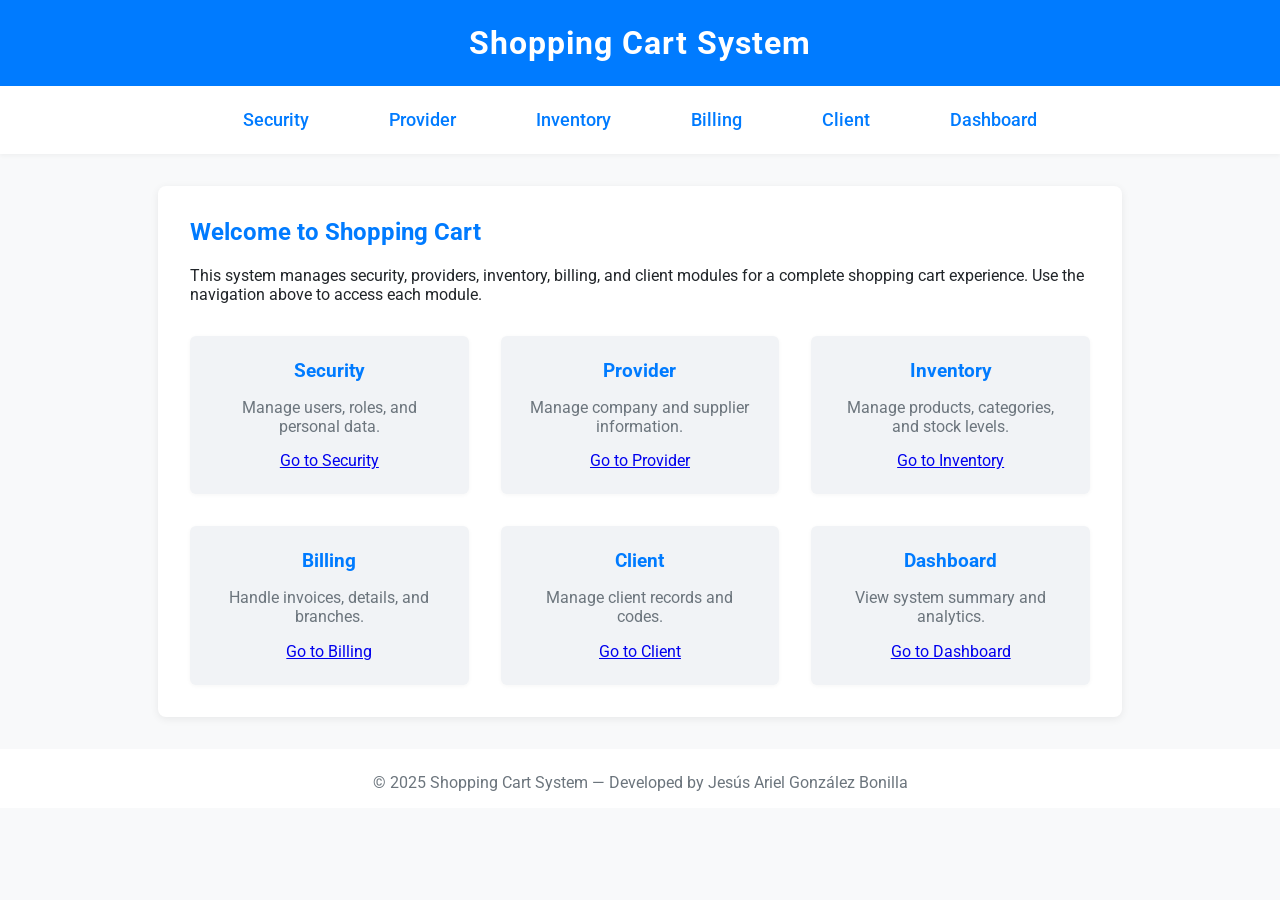
<file: 13-week/01-session/shopping-cart/index.html>
<!DOCTYPE html>
<html lang="en">
<head>
  <meta charset="UTF-8">
  <meta name="viewport" content="width=device-width, initial-scale=1.0">
  <title>Shopping Cart System</title>
  <link href="https://fonts.googleapis.com/css?family=Roboto:400,700&display=swap" rel="stylesheet">
  <link rel="stylesheet" href="src/css/main.css">
</head>
<body>
  <header>
    Shopping Cart System
  </header>
  <nav>
    <a href="view/security/person.html">Security</a>
    <a href="view/provider/">Provider</a>
    <a href="view/inventory/">Inventory</a>
    <a href="view/billing/">Billing</a>
    <a href="view/client/">Client</a>
    <a href="dashboard.html">Dashboard</a>
  </nav>
  <div class="container">
    <h2>Welcome to Shopping Cart</h2>
    <p>This system manages security, providers, inventory, billing, and client modules for a complete shopping cart experience. Use the navigation above to access each module.</p>
    <div class="modules">
      <div class="module-card">
        <h3>Security</h3>
        <p>Manage users, roles, and personal data.</p>
        <a href="view/security/person.html">Go to Security</a>
      </div>
      <div class="module-card">
        <h3>Provider</h3>
        <p>Manage company and supplier information.</p>
        <a href="view/provider/">Go to Provider</a>
      </div>
      <div class="module-card">
        <h3>Inventory</h3>
        <p>Manage products, categories, and stock levels.</p>
        <a href="view/inventory/">Go to Inventory</a>
      </div>
      <div class="module-card">
        <h3>Billing</h3>
        <p>Handle invoices, details, and branches.</p>
        <a href="view/billing/">Go to Billing</a>
      </div>
      <div class="module-card">
        <h3>Client</h3>
        <p>Manage client records and codes.</p>
        <a href="view/client/">Go to Client</a>
      </div>
      <div class="module-card">
        <h3>Dashboard</h3>
        <p>View system summary and analytics.</p>
        <a href="dashboard.html">Go to Dashboard</a>
      </div>
    </div>
  </div>
  <footer>
    &copy; 2025 Shopping Cart System &mdash; Developed by Jesús Ariel González Bonilla
  </footer>
</body>
</html>
</file>
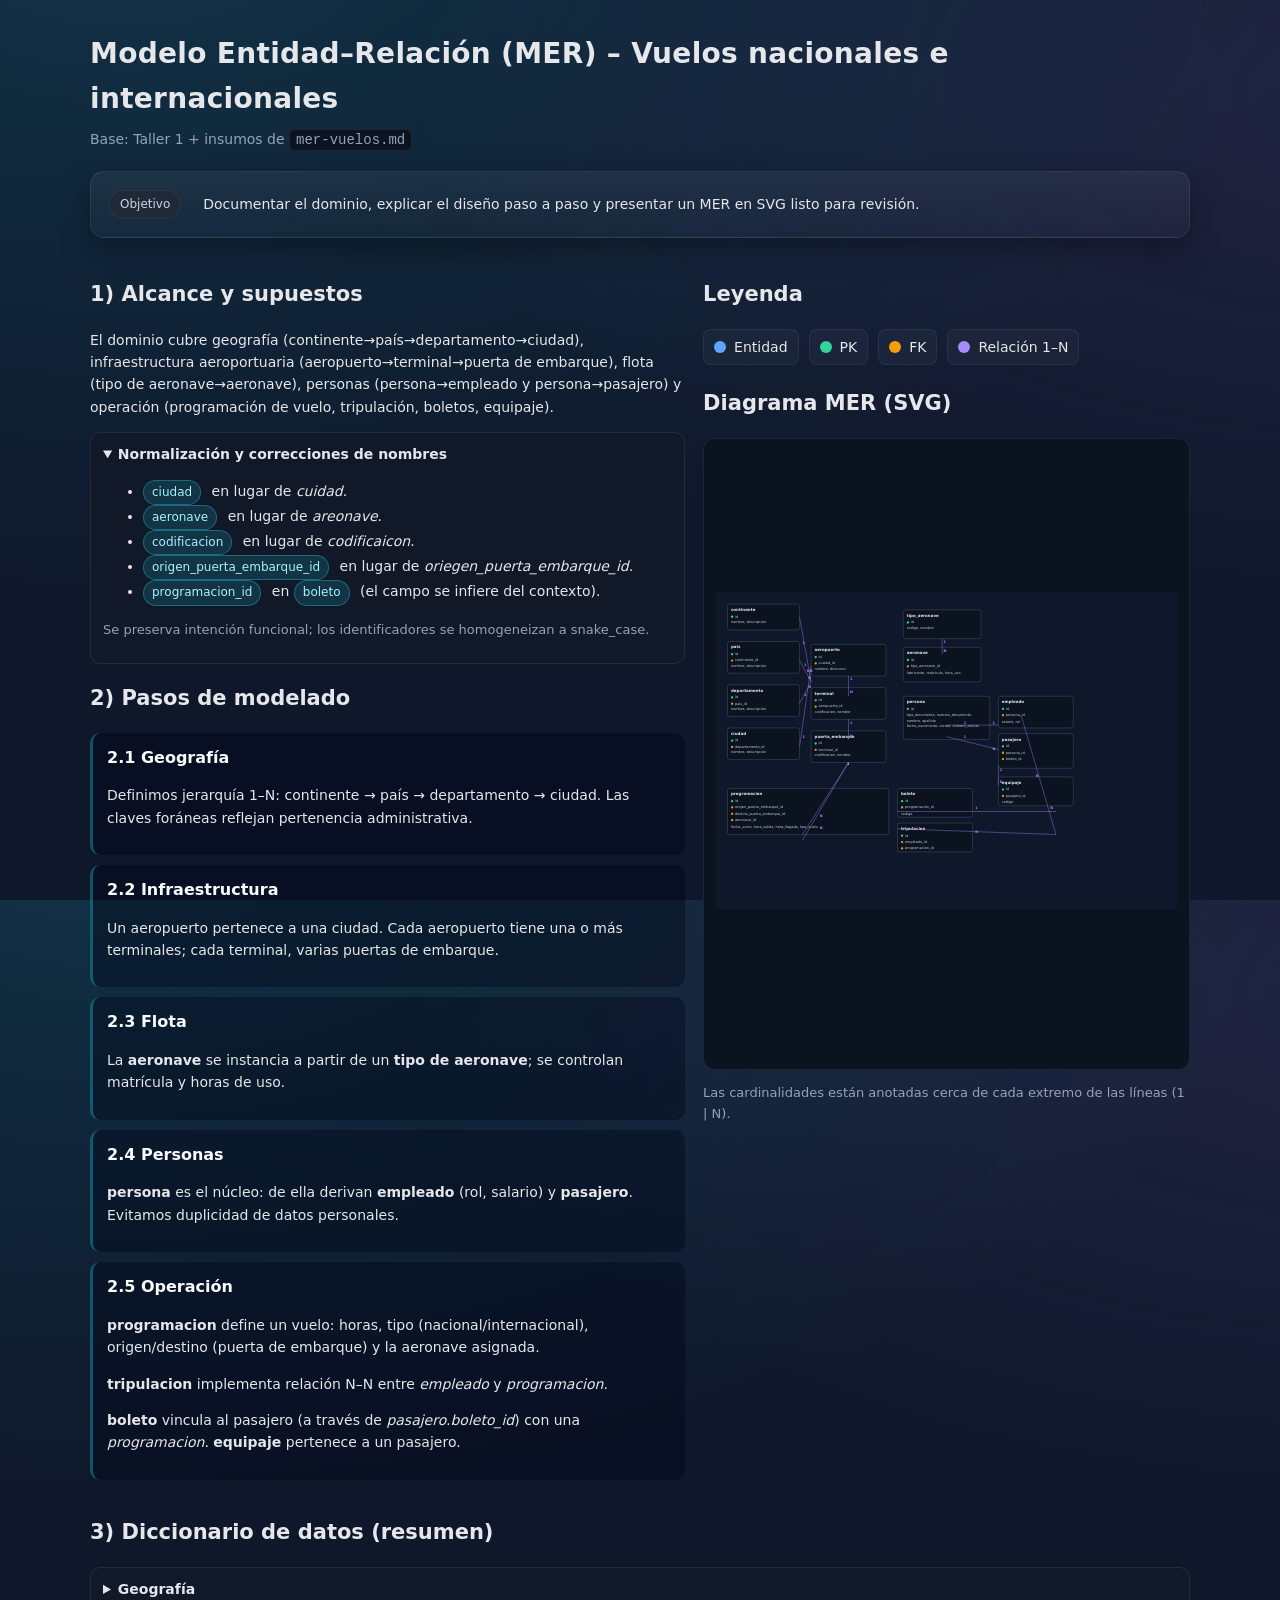
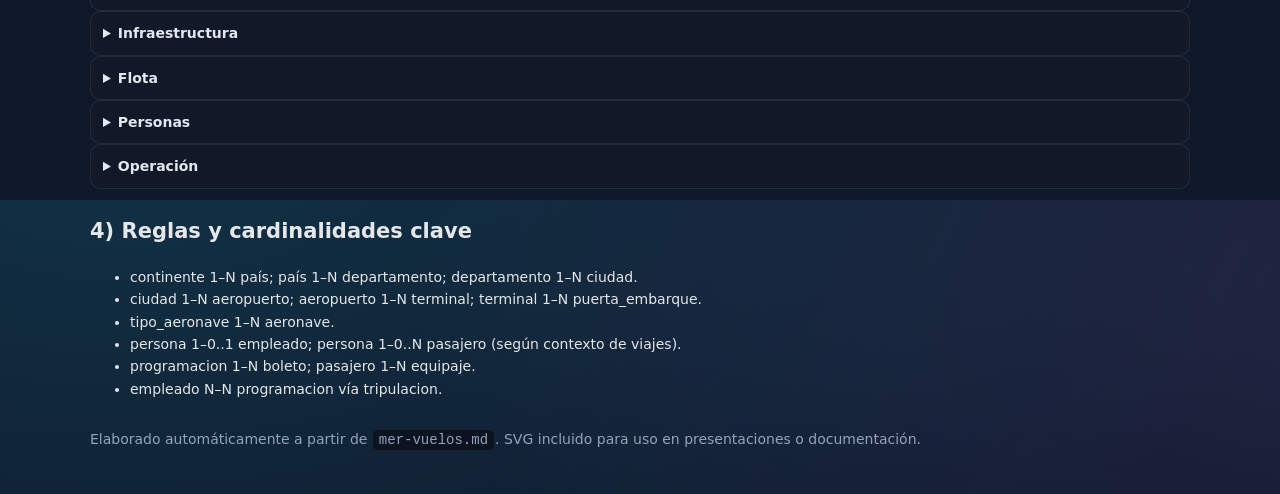
<file: 04-week/01-session/mer-vuelos.html>
<!doctype html>
<html lang="es">
<head>
  <meta charset="utf-8" />
  <meta name="viewport" content="width=device-width, initial-scale=1" />
  <title>MER – Vuelos nacionales e internacionales</title>
  <style>
    :root{
      --bg:#0f172a; /* slate-900 */
      --panel:#111827; /* gray-900 */
      --muted:#94a3b8; /* slate-400 */
      --text:#e5e7eb; /* gray-200 */
      --accent:#22d3ee; /* cyan-400 */
      --accent-2:#a78bfa; /* violet-400 */
      --ok:#34d399; /* emerald-400 */
      --warn:#f59e0b; /* amber-500 */
      --danger:#f87171; /* red-400 */
      --card:#0b1220; /* deep */
      --chip:#1f2937; /* gray-800 */
    }
    html,body{height:100%}
    body{margin:0;background:radial-gradient(1200px 700px at 10% -10%,rgba(34,211,238,.15),transparent),radial-gradient(1000px 500px at 110% 10%,rgba(167,139,250,.12),transparent),var(--bg);color:var(--text);font:14px/1.6 system-ui,Segoe UI,Roboto,Ubuntu,"Helvetica Neue",Arial}
    a{color:var(--accent)}
    .container{max-width:1100px;margin:auto;padding:32px 20px}
    header h1{margin:0 0 6px 0;font-size:28px;letter-spacing:.3px}
    header .meta{color:var(--muted)}
    .panel{background:linear-gradient(180deg,rgba(255,255,255,.05),rgba(255,255,255,.02));border:1px solid rgba(255,255,255,.08);border-radius:14px;box-shadow:0 10px 30px rgba(0,0,0,.35)}
    .hero{display:flex;gap:22px;align-items:center;padding:18px 18px;margin-top:20px}
    .hero .tag{background:var(--chip);color:#cbd5e1;border:1px solid rgba(255,255,255,.06);padding:4px 10px;border-radius:999px;font-size:12px}
    .grid{display:grid;gap:18px;margin-top:22px}
    @media(min-width:900px){.grid{grid-template-columns:1.1fr .9fr}}
    details{background:var(--panel);border:1px solid rgba(255,255,255,.08);border-radius:10px;padding:10px 12px}
    summary{cursor:pointer;font-weight:600;color:#e2e8f0}
    .step{padding:12px 14px;border-left:3px solid rgba(34,211,238,.35);background:rgba(2,6,23,.4);border-radius:10px;margin:10px 0}
    .step h3{margin:0 0 8px 0;font-size:16px;color:#f8fafc}
    .pill{display:inline-block;background:rgba(34,211,238,.15);border:1px solid rgba(34,211,238,.35);color:#a5f3fc;padding:2px 8px;border-radius:999px;margin-right:6px;font-size:12px}
    .dict{width:100%;border-collapse:collapse;margin-top:8px}
    .dict th,.dict td{border:1px solid rgba(255,255,255,.08);padding:8px 10px;vertical-align:top}
    .dict th{background:#0b1220;color:#cbd5e1;font-weight:600}
    .dict tr:nth-child(even){background:rgba(255,255,255,.03)}
    .legend{display:flex;gap:10px;flex-wrap:wrap}
    .legend .item{display:flex;align-items:center;gap:8px;background:rgba(255,255,255,.03);border:1px solid rgba(255,255,255,.06);padding:6px 10px;border-radius:8px}
    .legend .dot{width:12px;height:12px;border-radius:50%}
    .svg-wrap{padding:12px;background:var(--card);border:1px solid rgba(255,255,255,.08);border-radius:12px}
    .note{color:var(--muted);font-size:13px}
    .kbd{font-family:ui-monospace, SFMono-Regular, Menlo, Monaco, Consolas, "Liberation Mono", "Courier New", monospace;background:#0b1220;border:1px solid rgba(255,255,255,.08);padding:2px 6px;border-radius:6px}
    footer{margin:28px 0 10px;color:var(--muted)}
  </style>
</head>
<body>
  <div class="container">
    <header>
      <h1>Modelo Entidad–Relación (MER) – Vuelos nacionales e internacionales</h1>
      <div class="meta">Base: Taller 1 + insumos de <span class="kbd">mer-vuelos.md</span></div>
      <div class="hero panel">
        <span class="tag">Objetivo</span>
        <div>Documentar el dominio, explicar el diseño paso a paso y presentar un MER en SVG listo para revisión.</div>
      </div>
    </header>

    <section class="grid">
      <div>
        <h2>1) Alcance y supuestos</h2>
        <p>El dominio cubre geografía (continente→país→departamento→ciudad), infraestructura aeroportuaria (aeropuerto→terminal→puerta de embarque), flota (tipo de aeronave→aeronave), personas (persona→empleado y persona→pasajero) y operación (programación de vuelo, tripulación, boletos, equipaje).</p>
        <details open>
          <summary>Normalización y correcciones de nombres</summary>
          <ul>
            <li><span class="pill">ciudad</span> en lugar de <em>cuidad</em>.</li>
            <li><span class="pill">aeronave</span> en lugar de <em>areonave</em>.</li>
            <li><span class="pill">codificacion</span> en lugar de <em>codificaicon</em>.</li>
            <li><span class="pill">origen_puerta_embarque_id</span> en lugar de <em>oriegen_puerta_embarque_id</em>.</li>
            <li><span class="pill">programacion_id</span> en <span class="pill">boleto</span> (el campo se infiere del contexto).</li>
          </ul>
          <p class="note">Se preserva intención funcional; los identificadores se homogeneizan a snake_case.</p>
        </details>

        <h2>2) Pasos de modelado</h2>
        <div class="step">
          <h3>2.1 Geografía</h3>
          <p>Definimos jerarquía 1–N: continente → país → departamento → ciudad. Las claves foráneas reflejan pertenencia administrativa.</p>
        </div>
        <div class="step">
          <h3>2.2 Infraestructura</h3>
          <p>Un aeropuerto pertenece a una ciudad. Cada aeropuerto tiene una o más terminales; cada terminal, varias puertas de embarque.</p>
        </div>
        <div class="step">
          <h3>2.3 Flota</h3>
          <p>La <strong>aeronave</strong> se instancia a partir de un <strong>tipo de aeronave</strong>; se controlan matrícula y horas de uso.</p>
        </div>
        <div class="step">
          <h3>2.4 Personas</h3>
          <p><strong>persona</strong> es el núcleo: de ella derivan <strong>empleado</strong> (rol, salario) y <strong>pasajero</strong>. Evitamos duplicidad de datos personales.</p>
        </div>
        <div class="step">
          <h3>2.5 Operación</h3>
          <p><strong>programacion</strong> define un vuelo: horas, tipo (nacional/internacional), origen/destino (puerta de embarque) y la aeronave asignada.</p>
          <p><strong>tripulacion</strong> implementa relación N–N entre <em>empleado</em> y <em>programacion</em>.</p>
          <p><strong>boleto</strong> vincula al pasajero (a través de <em>pasajero.boleto_id</em>) con una <em>programacion</em>. <strong>equipaje</strong> pertenece a un pasajero.</p>
        </div>
      </div>

      <aside>
        <h2>Leyenda</h2>
        <div class="legend">
          <div class="item"><span class="dot" style="background:#60a5fa"></span><span>Entidad</span></div>
          <div class="item"><span class="dot" style="background:#34d399"></span><span>PK</span></div>
          <div class="item"><span class="dot" style="background:#f59e0b"></span><span>FK</span></div>
          <div class="item"><span class="dot" style="background:#a78bfa"></span><span>Relación 1–N</span></div>
        </div>
        <h2 style="margin-top:22px">Diagrama MER (SVG)</h2>
        <div class="svg-wrap">
          <object type="image/svg+xml" data="./mer-vuelos.svg" width="100%" style="min-height:600px">Tu navegador no puede mostrar el SVG. Ábrelo directamente.</object>
        </div>
        <p class="note">Las cardinalidades están anotadas cerca de cada extremo de las líneas (1 | N).</p>
      </aside>
    </section>

    <section style="margin-top:26px">
      <h2>3) Diccionario de datos (resumen)</h2>

      <details>
        <summary>Geografía</summary>
        <table class="dict">
          <thead><tr><th>Entidad</th><th>Atributos</th><th>Notas</th></tr></thead>
          <tbody>
            <tr><td>continente</td><td><span class="pill">id (PK)</span>, nombre, descripcion</td><td></td></tr>
            <tr><td>pais</td><td><span class="pill">id (PK)</span>, nombre, descripcion, <span class="pill">continente_id (FK)</span></td><td>1 país ∈ 1 continente</td></tr>
            <tr><td>departamento</td><td><span class="pill">id (PK)</span>, nombre, descripcion, <span class="pill">pais_id (FK)</span></td><td></td></tr>
            <tr><td>ciudad</td><td><span class="pill">id (PK)</span>, nombre, descripcion, <span class="pill">departamento_id (FK)</span></td><td></td></tr>
          </tbody>
        </table>
      </details>

      <details>
        <summary>Infraestructura</summary>
        <table class="dict">
          <thead><tr><th>Entidad</th><th>Atributos</th><th>Notas</th></tr></thead>
          <tbody>
            <tr><td>aeropuerto</td><td><span class="pill">id (PK)</span>, nombre, direccion, <span class="pill">ciudad_id (FK)</span></td><td></td></tr>
            <tr><td>terminal</td><td><span class="pill">id (PK)</span>, codificacion, nombre, <span class="pill">aeropuerto_id (FK)</span></td><td></td></tr>
            <tr><td>puerta_embarque</td><td><span class="pill">id (PK)</span>, codificacion, nombre, <span class="pill">terminal_id (FK)</span></td><td></td></tr>
          </tbody>
        </table>
      </details>

      <details>
        <summary>Flota</summary>
        <table class="dict">
          <thead><tr><th>Entidad</th><th>Atributos</th><th>Notas</th></tr></thead>
          <tbody>
            <tr><td>tipo_aeronave</td><td><span class="pill">id (PK)</span>, codigo, nombre</td><td></td></tr>
            <tr><td>aeronave</td><td><span class="pill">id (PK)</span>, fabricante, matricula, hora_uso, <span class="pill">tipo_aeronave_id (FK)</span></td><td>matricula única</td></tr>
          </tbody>
        </table>
      </details>

      <details>
        <summary>Personas</summary>
        <table class="dict">
          <thead><tr><th>Entidad</th><th>Atributos</th><th>Notas</th></tr></thead>
          <tbody>
            <tr><td>persona</td><td><span class="pill">id (PK)</span>, tipo_documento, numero_documento, nombre, apellido, fecha_nacimiento, correo, numero_celular</td><td>numero_documento único</td></tr>
            <tr><td>empleado</td><td><span class="pill">id (PK)</span>, salario, rol, <span class="pill">persona_id (FK)</span></td><td>1–1 con persona</td></tr>
            <tr><td>pasajero</td><td><span class="pill">id (PK)</span>, <span class="pill">persona_id (FK)</span>, <span class="pill">boleto_id (FK)</span></td><td>pasajero asociado a su boleto actual</td></tr>
            <tr><td>equipaje</td><td><span class="pill">id (PK)</span>, codigo, <span class="pill">pasajero_id (FK)</span></td><td>codigo único por pieza</td></tr>
          </tbody>
        </table>
      </details>

      <details>
        <summary>Operación</summary>
        <table class="dict">
          <thead><tr><th>Entidad</th><th>Atributos</th><th>Notas</th></tr></thead>
          <tbody>
            <tr><td>programacion</td><td><span class="pill">id (PK)</span>, fecha_vuelo, hora_salida, hora_llegada, tipo_vuelo, <span class="pill">origen_puerta_embarque_id (FK)</span>, <span class="pill">destino_puerta_embarque_id (FK)</span>, <span class="pill">aeronave_id (FK)</span></td><td>tipo_vuelo ∈ {NACIONAL, INTERNACIONAL}</td></tr>
            <tr><td>tripulacion</td><td><span class="pill">id (PK)</span>, <span class="pill">empleado_id (FK)</span>, <span class="pill">programacion_id (FK)</span></td><td>resuelve N–N</td></tr>
            <tr><td>boleto</td><td><span class="pill">id (PK)</span>, codigo, <span class="pill">programacion_id (FK)</span></td><td>codigo único</td></tr>
          </tbody>
        </table>
      </details>
    </section>

    <section style="margin-top:26px">
      <h2>4) Reglas y cardinalidades clave</h2>
      <ul>
        <li>continente 1–N país; país 1–N departamento; departamento 1–N ciudad.</li>
        <li>ciudad 1–N aeropuerto; aeropuerto 1–N terminal; terminal 1–N puerta_embarque.</li>
        <li>tipo_aeronave 1–N aeronave.</li>
        <li>persona 1–0..1 empleado; persona 1–0..N pasajero (según contexto de viajes).</li>
        <li>programacion 1–N boleto; pasajero 1–N equipaje.</li>
        <li>empleado N–N programacion vía tripulacion.</li>
      </ul>
    </section>

    <footer>
      Elaborado automáticamente a partir de <span class="kbd">mer-vuelos.md</span>. SVG incluido para uso en presentaciones o documentación.
    </footer>
  </div>
</body>
</html>
</file>
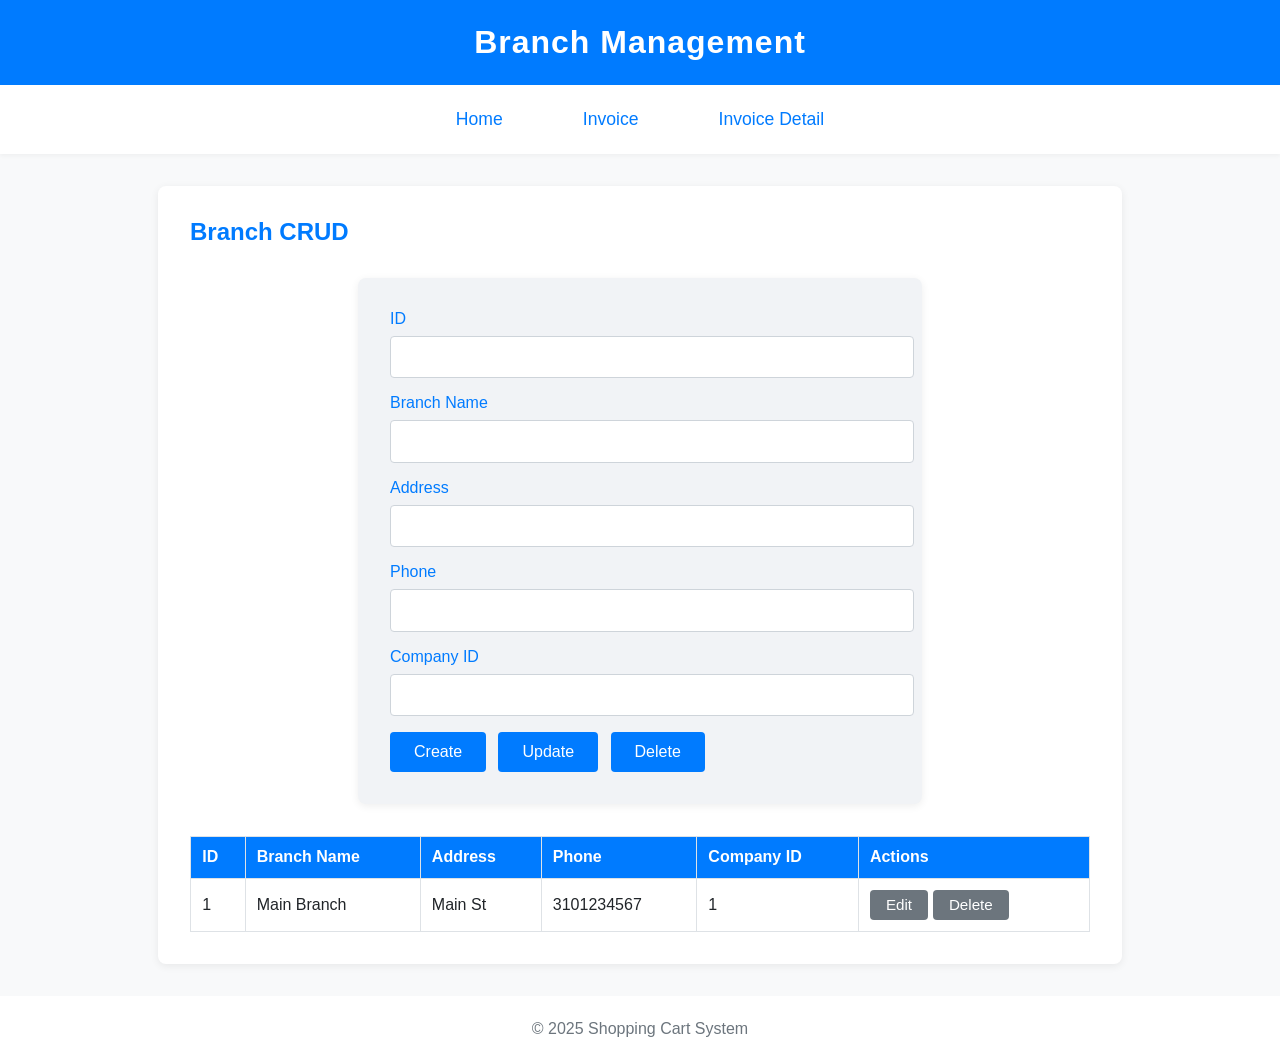
<file: 13-week/01-session/shopping-cart/view/billing/branch.html>
<!DOCTYPE html>
<html lang="en">
<head>
  <meta charset="UTF-8">
  <title>Branch CRUD</title>
  <link rel="stylesheet" href="../../src/css/main.css">
</head>
<body>
  <header>Branch Management</header>
  <nav>
    <a href="../../index.html">Home</a>
    <a href="invoice.html">Invoice</a>
    <a href="invoice_detail.html">Invoice Detail</a>
  </nav>
  <div class="container">
    <h2>Branch CRUD</h2>
    <form class="form-crud">
      <label for="id">ID</label>
      <input type="number" id="id" name="id">
      <label for="branch_name">Branch Name</label>
      <input type="text" id="branch_name" name="branch_name">
      <label for="address">Address</label>
      <input type="text" id="address" name="address">
      <label for="phone">Phone</label>
      <input type="text" id="phone" name="phone">
      <label for="company_id">Company ID</label>
      <input type="number" id="company_id" name="company_id">
      <button type="submit">Create</button>
      <button type="button">Update</button>
      <button type="button">Delete</button>
    </form>
    <table class="crud-table">
      <thead>
        <tr>
          <th>ID</th><th>Branch Name</th><th>Address</th><th>Phone</th><th>Company ID</th><th>Actions</th>
        </tr>
      </thead>
      <tbody>
        <tr>
          <td>1</td><td>Main Branch</td><td>Main St</td><td>3101234567</td><td>1</td>
          <td class="crud-actions"><button>Edit</button><button>Delete</button></td>
        </tr>
      </tbody>
    </table>
  </div>
  <footer>&copy; 2025 Shopping Cart System</footer>
</body>
</html>
</file>
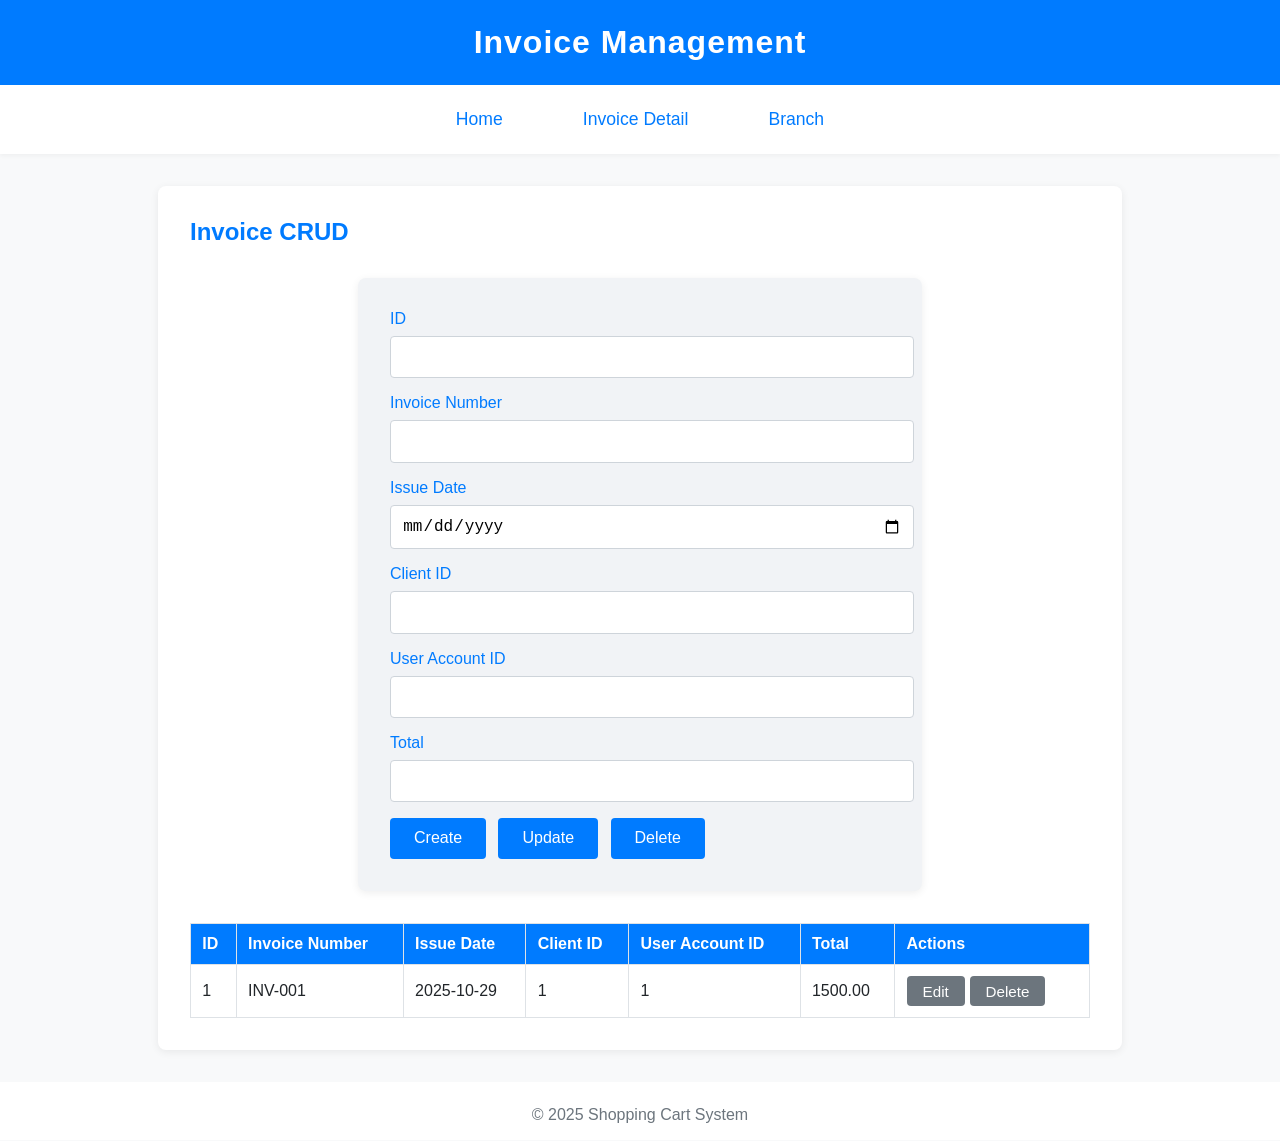
<file: 13-week/01-session/shopping-cart/view/billing/invoice.html>
<!DOCTYPE html>
<html lang="en">
<head>
  <meta charset="UTF-8">
  <title>Invoice CRUD</title>
  <link rel="stylesheet" href="../../src/css/main.css">
</head>
<body>
  <header>Invoice Management</header>
  <nav>
    <a href="../../index.html">Home</a>
    <a href="invoice_detail.html">Invoice Detail</a>
    <a href="branch.html">Branch</a>
  </nav>
  <div class="container">
    <h2>Invoice CRUD</h2>
    <form class="form-crud">
      <label for="id">ID</label>
      <input type="number" id="id" name="id">
      <label for="invoice_number">Invoice Number</label>
      <input type="text" id="invoice_number" name="invoice_number">
      <label for="issue_date">Issue Date</label>
      <input type="date" id="issue_date" name="issue_date">
      <label for="client_id">Client ID</label>
      <input type="number" id="client_id" name="client_id">
      <label for="user_account_id">User Account ID</label>
      <input type="number" id="user_account_id" name="user_account_id">
      <label for="total">Total</label>
      <input type="number" step="0.01" id="total" name="total">
      <button type="submit">Create</button>
      <button type="button">Update</button>
      <button type="button">Delete</button>
    </form>
    <table class="crud-table">
      <thead>
        <tr>
          <th>ID</th><th>Invoice Number</th><th>Issue Date</th><th>Client ID</th><th>User Account ID</th><th>Total</th><th>Actions</th>
        </tr>
      </thead>
      <tbody>
        <tr>
          <td>1</td><td>INV-001</td><td>2025-10-29</td><td>1</td><td>1</td><td>1500.00</td>
          <td class="crud-actions"><button>Edit</button><button>Delete</button></td>
        </tr>
      </tbody>
    </table>
  </div>
  <footer>&copy; 2025 Shopping Cart System</footer>
</body>
</html>
</file>
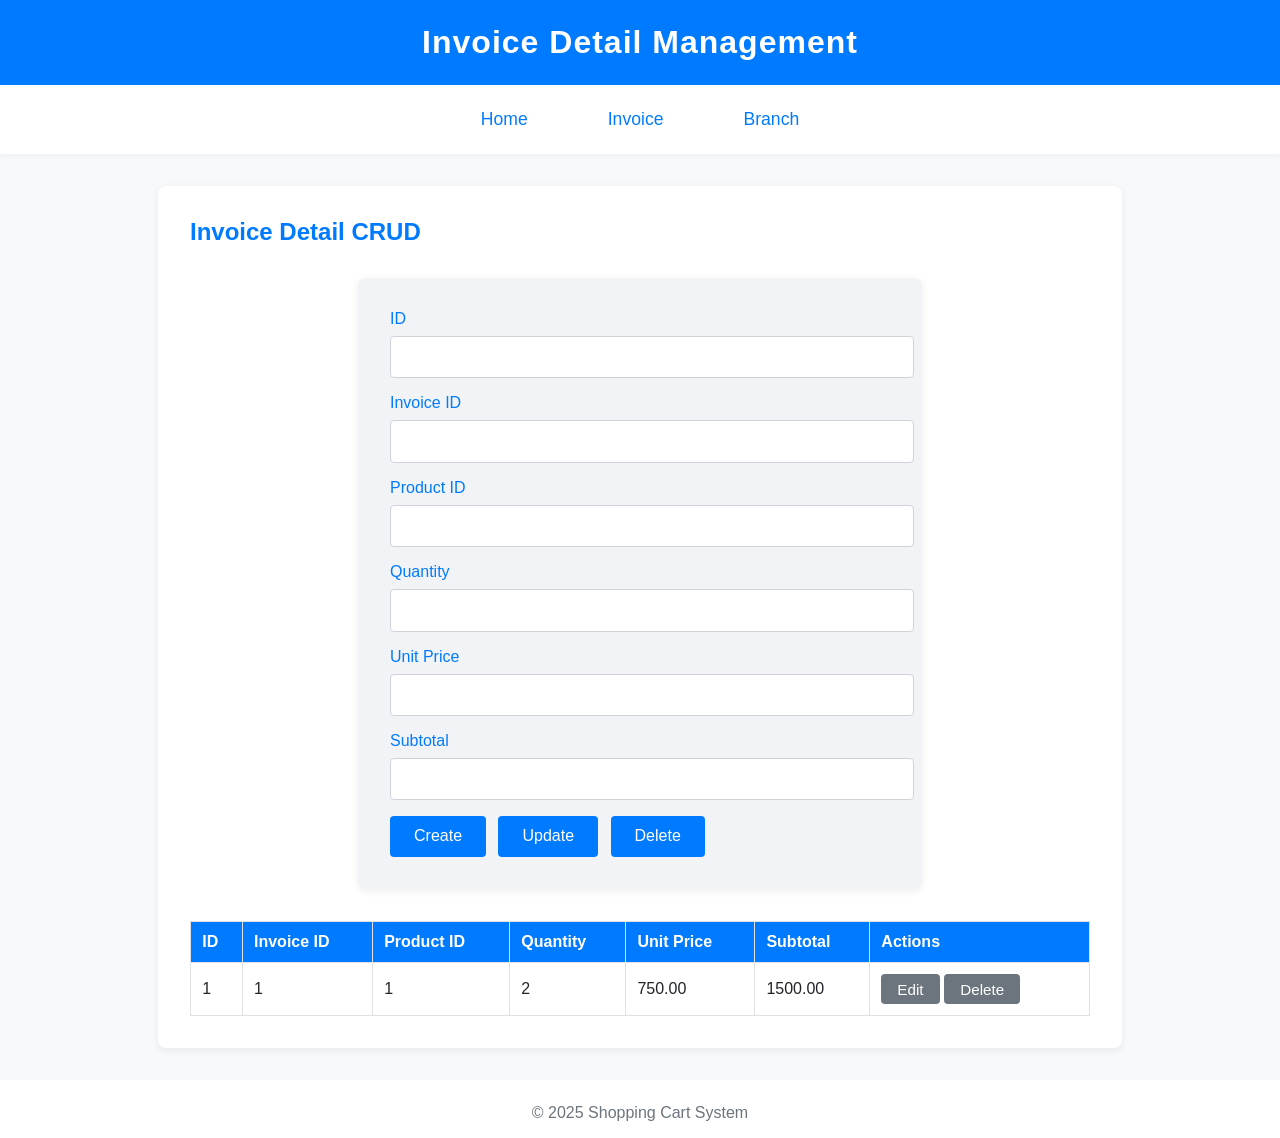
<file: 13-week/01-session/shopping-cart/view/billing/invoice_detail.html>
<!DOCTYPE html>
<html lang="en">
<head>
  <meta charset="UTF-8">
  <title>Invoice Detail CRUD</title>
  <link rel="stylesheet" href="../../src/css/main.css">
</head>
<body>
  <header>Invoice Detail Management</header>
  <nav>
    <a href="../../index.html">Home</a>
    <a href="invoice.html">Invoice</a>
    <a href="branch.html">Branch</a>
  </nav>
  <div class="container">
    <h2>Invoice Detail CRUD</h2>
    <form class="form-crud">
      <label for="id">ID</label>
      <input type="number" id="id" name="id">
      <label for="invoice_id">Invoice ID</label>
      <input type="number" id="invoice_id" name="invoice_id">
      <label for="product_id">Product ID</label>
      <input type="number" id="product_id" name="product_id">
      <label for="quantity">Quantity</label>
      <input type="number" id="quantity" name="quantity">
      <label for="unit_price">Unit Price</label>
      <input type="number" step="0.01" id="unit_price" name="unit_price">
      <label for="subtotal">Subtotal</label>
      <input type="number" step="0.01" id="subtotal" name="subtotal">
      <button type="submit">Create</button>
      <button type="button">Update</button>
      <button type="button">Delete</button>
    </form>
    <table class="crud-table">
      <thead>
        <tr>
          <th>ID</th><th>Invoice ID</th><th>Product ID</th><th>Quantity</th><th>Unit Price</th><th>Subtotal</th><th>Actions</th>
        </tr>
      </thead>
      <tbody>
        <tr>
          <td>1</td><td>1</td><td>1</td><td>2</td><td>750.00</td><td>1500.00</td>
          <td class="crud-actions"><button>Edit</button><button>Delete</button></td>
        </tr>
      </tbody>
    </table>
  </div>
  <footer>&copy; 2025 Shopping Cart System</footer>
</body>
</html>
</file>
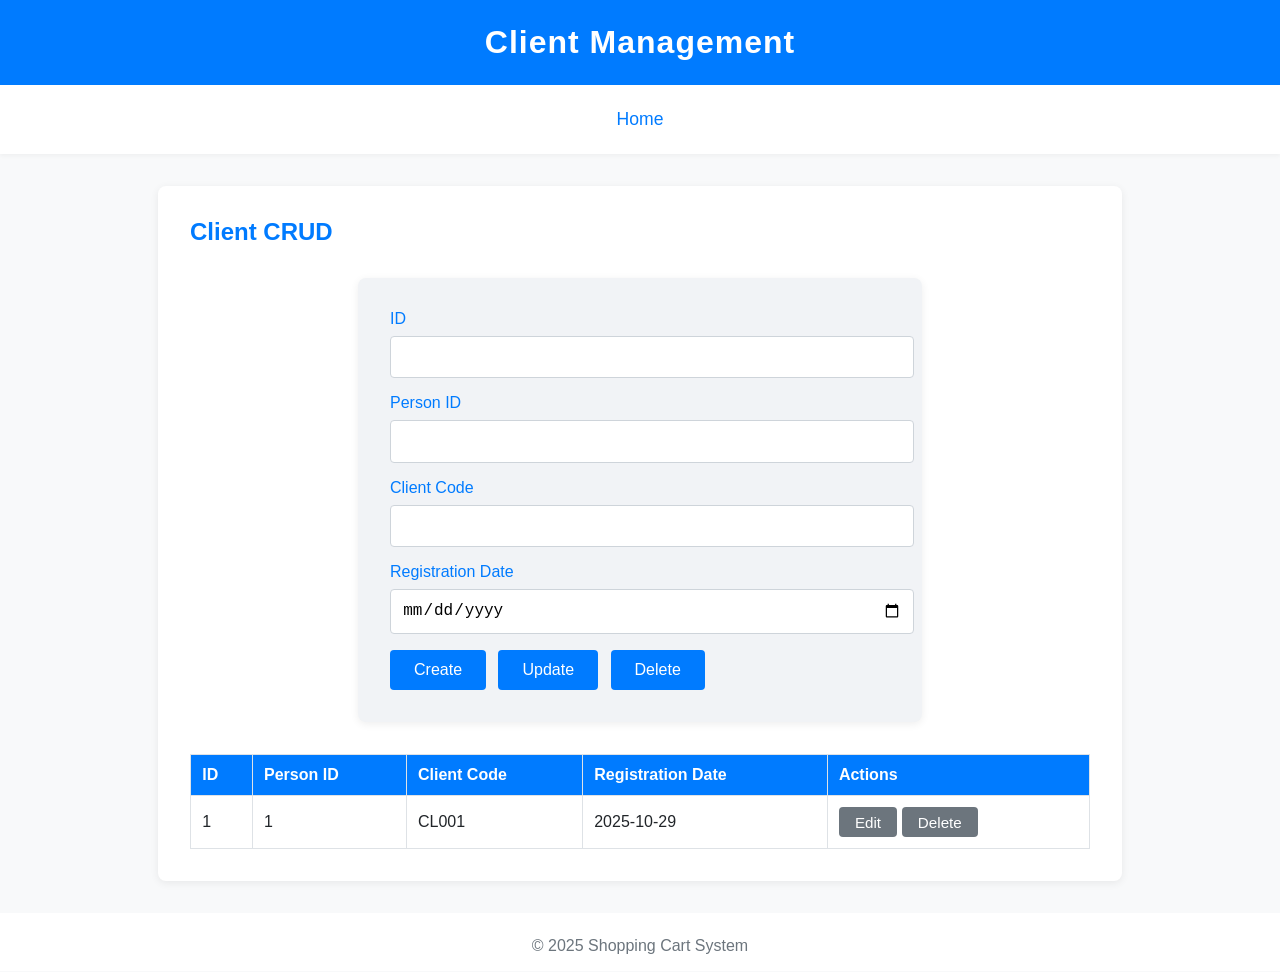
<file: 13-week/01-session/shopping-cart/view/client/client.html>
<!DOCTYPE html>
<html lang="en">
<head>
  <meta charset="UTF-8">
  <title>Client CRUD</title>
  <link rel="stylesheet" href="../../src/css/main.css">
</head>
<body>
  <header>Client Management</header>
  <nav>
    <a href="../../index.html">Home</a>
  </nav>
  <div class="container">
    <h2>Client CRUD</h2>
    <form class="form-crud">
      <label for="id">ID</label>
      <input type="number" id="id" name="id">
      <label for="person_id">Person ID</label>
      <input type="number" id="person_id" name="person_id">
      <label for="client_code">Client Code</label>
      <input type="text" id="client_code" name="client_code">
      <label for="registration_date">Registration Date</label>
      <input type="date" id="registration_date" name="registration_date">
      <button type="submit">Create</button>
      <button type="button">Update</button>
      <button type="button">Delete</button>
    </form>
    <table class="crud-table">
      <thead>
        <tr>
          <th>ID</th><th>Person ID</th><th>Client Code</th><th>Registration Date</th><th>Actions</th>
        </tr>
      </thead>
      <tbody>
        <tr>
          <td>1</td><td>1</td><td>CL001</td><td>2025-10-29</td>
          <td class="crud-actions"><button>Edit</button><button>Delete</button></td>
        </tr>
      </tbody>
    </table>
  </div>
  <footer>&copy; 2025 Shopping Cart System</footer>
</body>
</html>
</file>
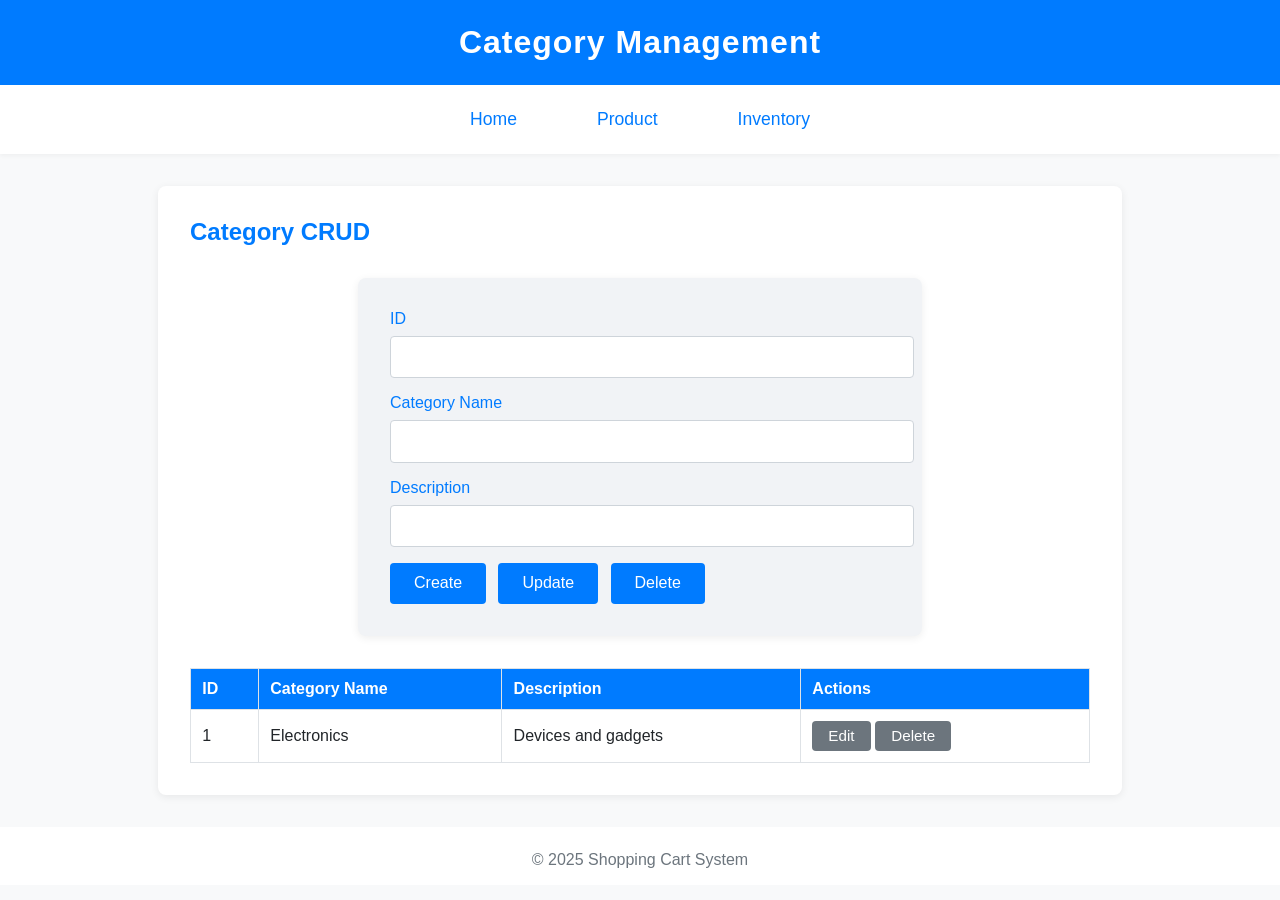
<file: 13-week/01-session/shopping-cart/view/inventory/category.html>
<!DOCTYPE html>
<html lang="en">
<head>
  <meta charset="UTF-8">
  <title>Category CRUD</title>
  <link rel="stylesheet" href="../../src/css/main.css">
</head>
<body>
  <header>Category Management</header>
  <nav>
    <a href="../../index.html">Home</a>
    <a href="product.html">Product</a>
    <a href="inventory.html">Inventory</a>
  </nav>
  <div class="container">
    <h2>Category CRUD</h2>
    <form class="form-crud">
      <label for="id">ID</label>
      <input type="number" id="id" name="id">
      <label for="category_name">Category Name</label>
      <input type="text" id="category_name" name="category_name">
      <label for="description">Description</label>
      <input type="text" id="description" name="description">
      <button type="submit">Create</button>
      <button type="button">Update</button>
      <button type="button">Delete</button>
    </form>
    <table class="crud-table">
      <thead>
        <tr>
          <th>ID</th><th>Category Name</th><th>Description</th><th>Actions</th>
        </tr>
      </thead>
      <tbody>
        <tr>
          <td>1</td><td>Electronics</td><td>Devices and gadgets</td>
          <td class="crud-actions"><button>Edit</button><button>Delete</button></td>
        </tr>
      </tbody>
    </table>
  </div>
  <footer>&copy; 2025 Shopping Cart System</footer>
</body>
</html>
</file>
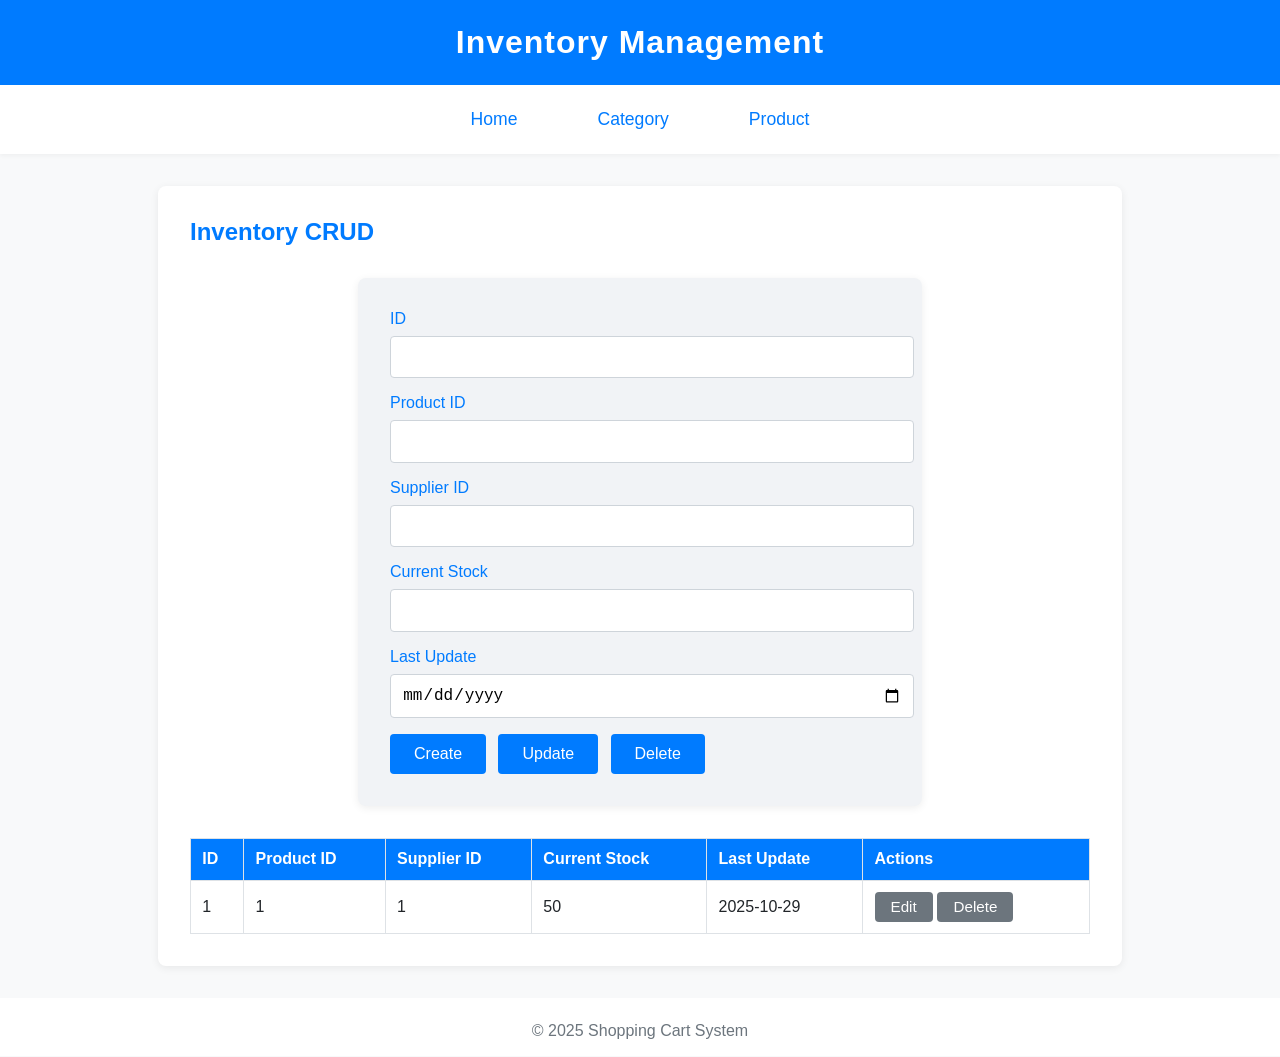
<file: 13-week/01-session/shopping-cart/view/inventory/inventory.html>
<!DOCTYPE html>
<html lang="en">
<head>
  <meta charset="UTF-8">
  <title>Inventory CRUD</title>
  <link rel="stylesheet" href="../../src/css/main.css">
</head>
<body>
  <header>Inventory Management</header>
  <nav>
    <a href="../../index.html">Home</a>
    <a href="category.html">Category</a>
    <a href="product.html">Product</a>
  </nav>
  <div class="container">
    <h2>Inventory CRUD</h2>
    <form class="form-crud">
      <label for="id">ID</label>
      <input type="number" id="id" name="id">
      <label for="product_id">Product ID</label>
      <input type="number" id="product_id" name="product_id">
      <label for="supplier_id">Supplier ID</label>
      <input type="number" id="supplier_id" name="supplier_id">
      <label for="current_stock">Current Stock</label>
      <input type="number" id="current_stock" name="current_stock">
      <label for="last_update">Last Update</label>
      <input type="date" id="last_update" name="last_update">
      <button type="submit">Create</button>
      <button type="button">Update</button>
      <button type="button">Delete</button>
    </form>
    <table class="crud-table">
      <thead>
        <tr>
          <th>ID</th><th>Product ID</th><th>Supplier ID</th><th>Current Stock</th><th>Last Update</th><th>Actions</th>
        </tr>
      </thead>
      <tbody>
        <tr>
          <td>1</td><td>1</td><td>1</td><td>50</td><td>2025-10-29</td>
          <td class="crud-actions"><button>Edit</button><button>Delete</button></td>
        </tr>
      </tbody>
    </table>
  </div>
  <footer>&copy; 2025 Shopping Cart System</footer>
</body>
</html>
</file>
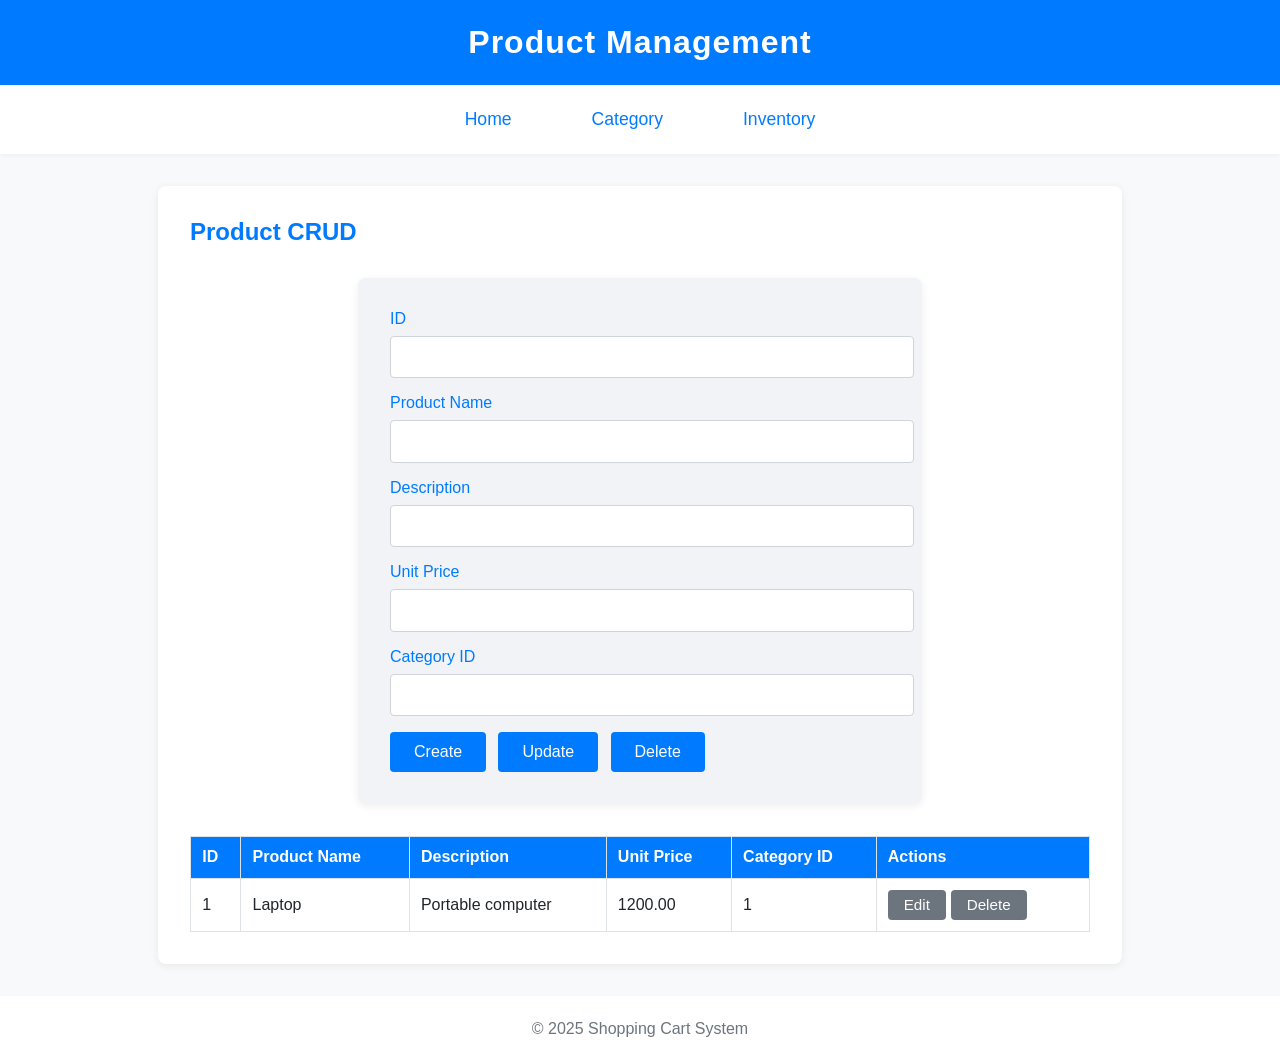
<file: 13-week/01-session/shopping-cart/view/inventory/product.html>
<!DOCTYPE html>
<html lang="en">
<head>
  <meta charset="UTF-8">
  <title>Product CRUD</title>
  <link rel="stylesheet" href="../../src/css/main.css">
</head>
<body>
  <header>Product Management</header>
  <nav>
    <a href="../../index.html">Home</a>
    <a href="category.html">Category</a>
    <a href="inventory.html">Inventory</a>
  </nav>
  <div class="container">
    <h2>Product CRUD</h2>
    <form class="form-crud">
      <label for="id">ID</label>
      <input type="number" id="id" name="id">
      <label for="product_name">Product Name</label>
      <input type="text" id="product_name" name="product_name">
      <label for="description">Description</label>
      <input type="text" id="description" name="description">
      <label for="unit_price">Unit Price</label>
      <input type="number" step="0.01" id="unit_price" name="unit_price">
      <label for="category_id">Category ID</label>
      <input type="number" id="category_id" name="category_id">
      <button type="submit">Create</button>
      <button type="button">Update</button>
      <button type="button">Delete</button>
    </form>
    <table class="crud-table">
      <thead>
        <tr>
          <th>ID</th><th>Product Name</th><th>Description</th><th>Unit Price</th><th>Category ID</th><th>Actions</th>
        </tr>
      </thead>
      <tbody>
        <tr>
          <td>1</td><td>Laptop</td><td>Portable computer</td><td>1200.00</td><td>1</td>
          <td class="crud-actions"><button>Edit</button><button>Delete</button></td>
        </tr>
      </tbody>
    </table>
  </div>
  <footer>&copy; 2025 Shopping Cart System</footer>
</body>
</html>
</file>
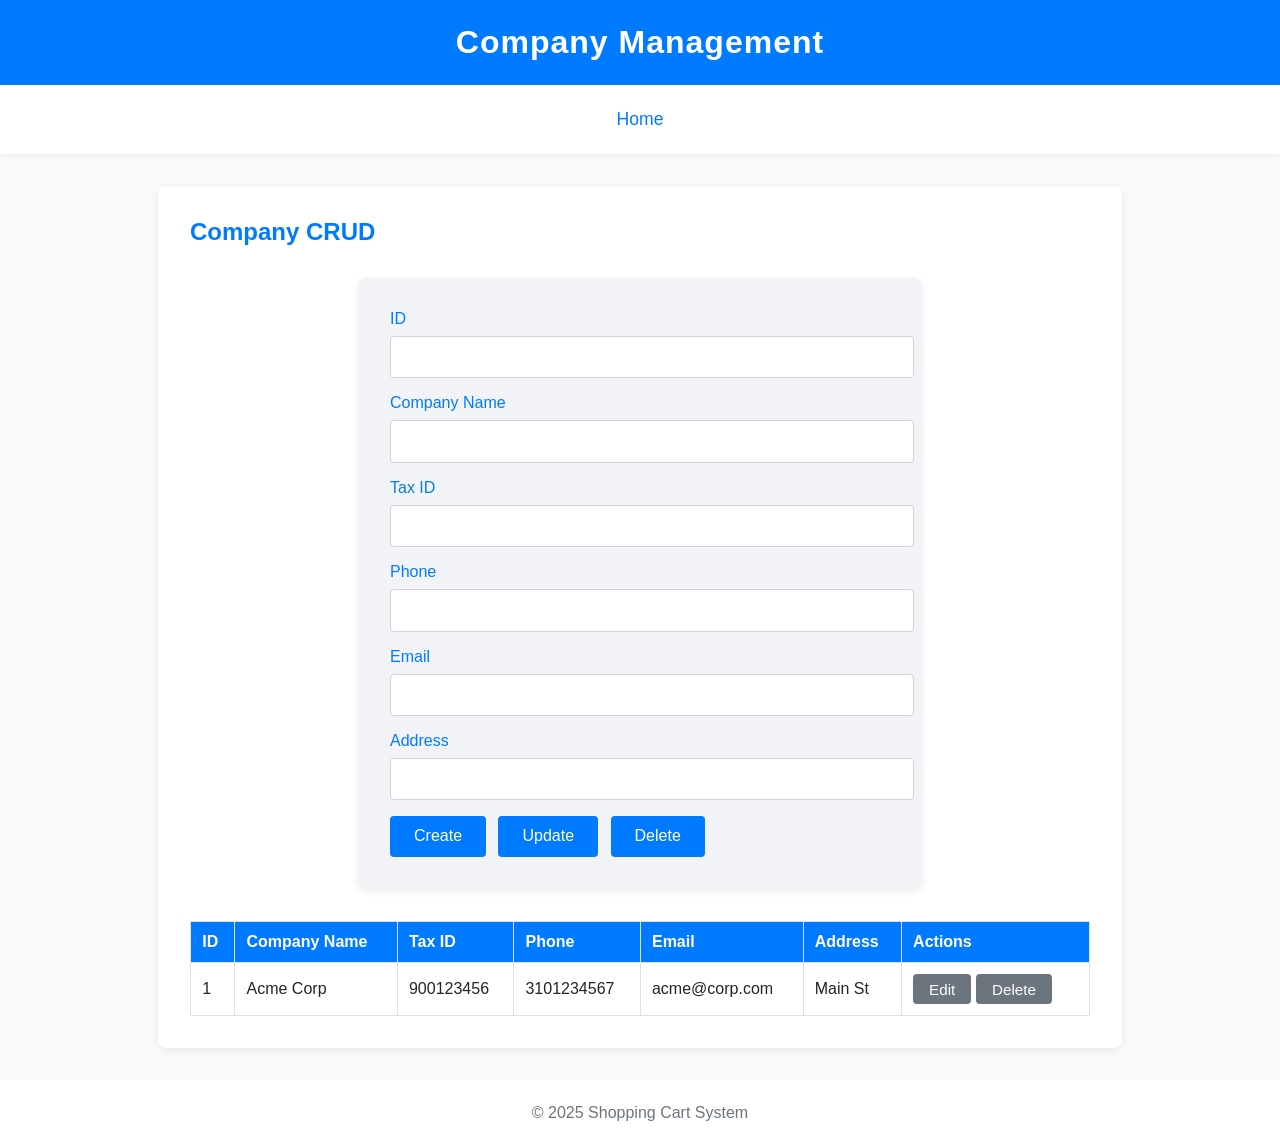
<file: 13-week/01-session/shopping-cart/view/provider/company.html>
<!DOCTYPE html>
<html lang="en">
<head>
  <meta charset="UTF-8">
  <title>Company CRUD</title>
  <link rel="stylesheet" href="../../src/css/main.css">
</head>
<body>
  <header>Company Management</header>
  <nav>
    <a href="../../index.html">Home</a>
  </nav>
  <div class="container">
    <h2>Company CRUD</h2>
    <form class="form-crud">
      <label for="id">ID</label>
      <input type="number" id="id" name="id">
      <label for="company_name">Company Name</label>
      <input type="text" id="company_name" name="company_name">
      <label for="tax_id">Tax ID</label>
      <input type="text" id="tax_id" name="tax_id">
      <label for="phone">Phone</label>
      <input type="text" id="phone" name="phone">
      <label for="email">Email</label>
      <input type="email" id="email" name="email">
      <label for="address">Address</label>
      <input type="text" id="address" name="address">
      <button type="submit">Create</button>
      <button type="button">Update</button>
      <button type="button">Delete</button>
    </form>
    <table class="crud-table">
      <thead>
        <tr>
          <th>ID</th><th>Company Name</th><th>Tax ID</th><th>Phone</th><th>Email</th><th>Address</th><th>Actions</th>
        </tr>
      </thead>
      <tbody>
        <tr>
          <td>1</td><td>Acme Corp</td><td>900123456</td><td>3101234567</td><td>acme@corp.com</td><td>Main St</td>
          <td class="crud-actions"><button>Edit</button><button>Delete</button></td>
        </tr>
      </tbody>
    </table>
  </div>
  <footer>&copy; 2025 Shopping Cart System</footer>
</body>
</html>
</file>
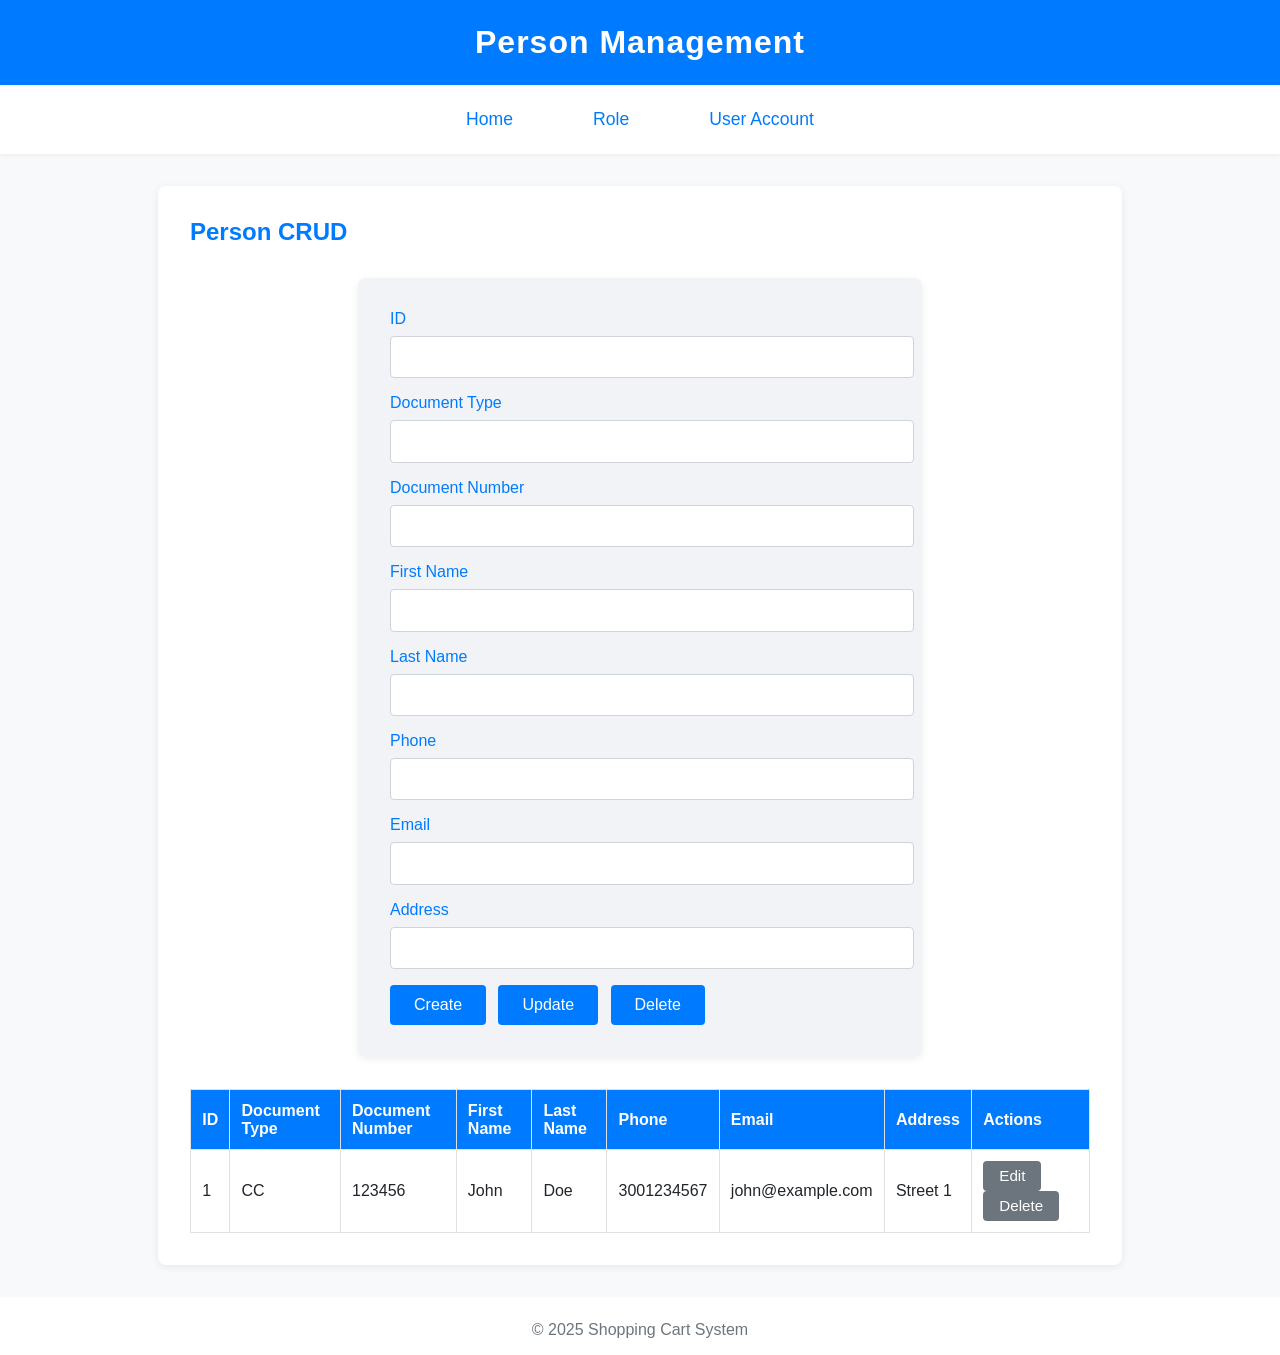
<file: 13-week/01-session/shopping-cart/view/security/person.html>
<!DOCTYPE html>
<html lang="en">
<head>
  <meta charset="UTF-8">
  <title>Person CRUD</title>
  <link rel="stylesheet" href="../../src/css/main.css">
</head>
<body>
  <header>Person Management</header>
  <nav>
    <a href="../../index.html">Home</a>
    <a href="role.html">Role</a>
    <a href="user_account.html">User Account</a>
  </nav>
  <div class="container">
    <h2>Person CRUD</h2>
    <form class="form-crud">
      <label for="id">ID</label>
      <input type="number" id="id" name="id">
      <label for="document_type">Document Type</label>
      <input type="text" id="document_type" name="document_type">
      <label for="document_number">Document Number</label>
      <input type="text" id="document_number" name="document_number">
      <label for="first_name">First Name</label>
      <input type="text" id="first_name" name="first_name">
      <label for="last_name">Last Name</label>
      <input type="text" id="last_name" name="last_name">
      <label for="phone">Phone</label>
      <input type="text" id="phone" name="phone">
      <label for="email">Email</label>
      <input type="email" id="email" name="email">
      <label for="address">Address</label>
      <input type="text" id="address" name="address">
      <button type="submit">Create</button>
      <button type="button">Update</button>
      <button type="button">Delete</button>
    </form>
    <table class="crud-table">
      <thead>
        <tr>
          <th>ID</th><th>Document Type</th><th>Document Number</th><th>First Name</th><th>Last Name</th><th>Phone</th><th>Email</th><th>Address</th><th>Actions</th>
        </tr>
      </thead>
      <tbody>
        <tr>
          <td>1</td><td>CC</td><td>123456</td><td>John</td><td>Doe</td><td>3001234567</td><td>john@example.com</td><td>Street 1</td>
          <td class="crud-actions"><button>Edit</button><button>Delete</button></td>
        </tr>
      </tbody>
    </table>
  </div>
  <footer>&copy; 2025 Shopping Cart System</footer>
</body>
</html>
</file>
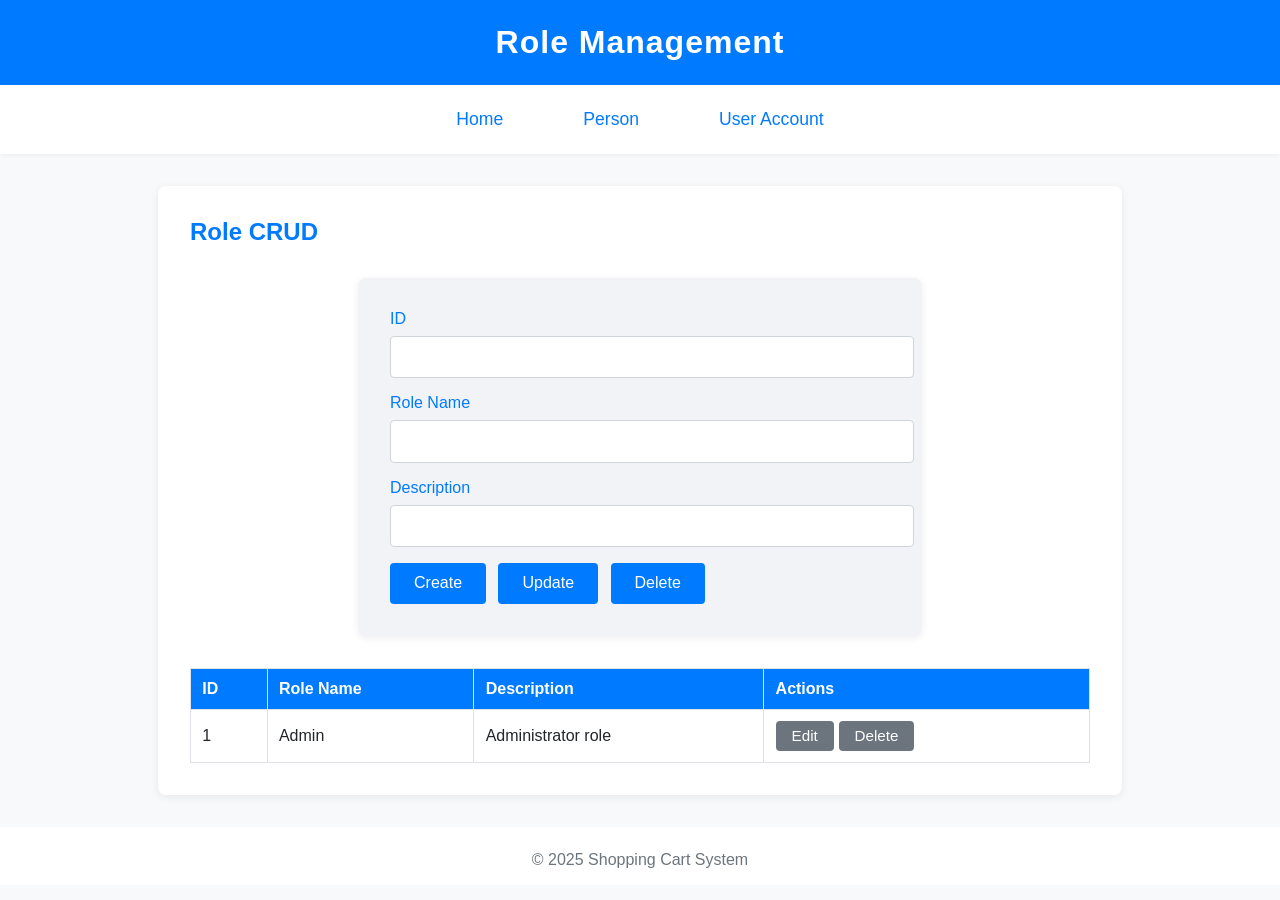
<file: 13-week/01-session/shopping-cart/view/security/role.html>
<!DOCTYPE html>
<html lang="en">
<head>
  <meta charset="UTF-8">
  <title>Role CRUD</title>
  <link rel="stylesheet" href="../../src/css/main.css">
</head>
<body>
  <header>Role Management</header>
  <nav>
    <a href="../../index.html">Home</a>
    <a href="person.html">Person</a>
    <a href="user_account.html">User Account</a>
  </nav>
  <div class="container">
    <h2>Role CRUD</h2>
    <form class="form-crud">
      <label for="id">ID</label>
      <input type="number" id="id" name="id">
      <label for="role_name">Role Name</label>
      <input type="text" id="role_name" name="role_name">
      <label for="description">Description</label>
      <input type="text" id="description" name="description">
      <button type="submit">Create</button>
      <button type="button">Update</button>
      <button type="button">Delete</button>
    </form>
    <table class="crud-table">
      <thead>
        <tr>
          <th>ID</th><th>Role Name</th><th>Description</th><th>Actions</th>
        </tr>
      </thead>
      <tbody>
        <tr>
          <td>1</td><td>Admin</td><td>Administrator role</td>
          <td class="crud-actions"><button>Edit</button><button>Delete</button></td>
        </tr>
      </tbody>
    </table>
  </div>
  <footer>&copy; 2025 Shopping Cart System</footer>
</body>
</html>
</file>
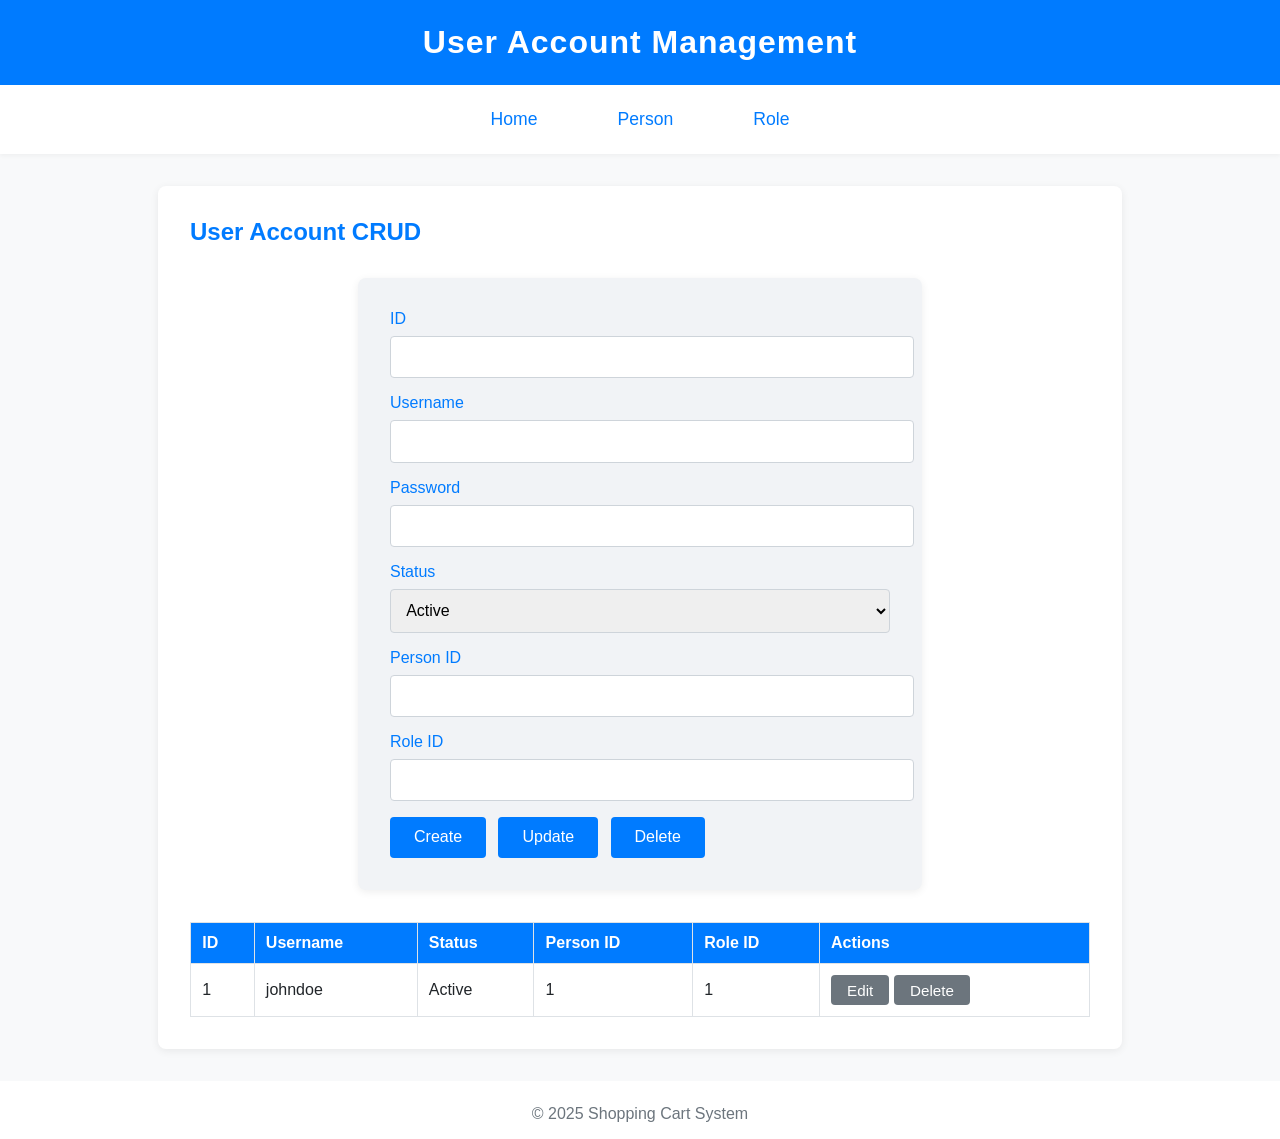
<file: 13-week/01-session/shopping-cart/view/security/user_account.html>
<!DOCTYPE html>
<html lang="en">
<head>
  <meta charset="UTF-8">
  <title>User Account CRUD</title>
  <link rel="stylesheet" href="../../src/css/main.css">
</head>
<body>
  <header>User Account Management</header>
  <nav>
    <a href="../../index.html">Home</a>
    <a href="person.html">Person</a>
    <a href="role.html">Role</a>
  </nav>
  <div class="container">
    <h2>User Account CRUD</h2>
    <form class="form-crud">
      <label for="id">ID</label>
      <input type="number" id="id" name="id">
      <label for="username">Username</label>
      <input type="text" id="username" name="username">
      <label for="password">Password</label>
      <input type="password" id="password" name="password">
      <label for="status">Status</label>
      <select id="status" name="status">
        <option value="true">Active</option>
        <option value="false">Inactive</option>
      </select>
      <label for="person_id">Person ID</label>
      <input type="number" id="person_id" name="person_id">
      <label for="role_id">Role ID</label>
      <input type="number" id="role_id" name="role_id">
      <button type="submit">Create</button>
      <button type="button">Update</button>
      <button type="button">Delete</button>
    </form>
    <table class="crud-table">
      <thead>
        <tr>
          <th>ID</th><th>Username</th><th>Status</th><th>Person ID</th><th>Role ID</th><th>Actions</th>
        </tr>
      </thead>
      <tbody>
        <tr>
          <td>1</td><td>johndoe</td><td>Active</td><td>1</td><td>1</td>
          <td class="crud-actions"><button>Edit</button><button>Delete</button></td>
        </tr>
      </tbody>
    </table>
  </div>
  <footer>&copy; 2025 Shopping Cart System</footer>
</body>
</html>
</file>
<file: 13-week/01-session/shopping-cart/src/css/main.css>
body {
  font-family: 'Roboto', sans-serif;
  margin: 0;
  background: #f8f9fa;
  color: #212529;
}
header {
  background: #007bff;
  color: #fff;
  padding: 1.5rem 0;
  text-align: center;
  font-size: 2rem;
  font-weight: 700;
  letter-spacing: 1px;
}
nav {
  display: flex;
  flex-wrap: wrap;
  justify-content: center;
  background: #fff;
  box-shadow: 0 2px 4px rgba(0,0,0,0.04);
  margin-bottom: 2rem;
}
nav a {
  color: #007bff;
  text-decoration: none;
  padding: 1rem 2rem;
  font-size: 1.1rem;
  font-weight: 500;
  transition: background 0.2s, color 0.2s;
  border-radius: 4px;
  margin: 0.5rem;
}
nav a:hover {
  background: #007bff;
  color: #fff;
}
.container {
  max-width: 900px;
  margin: 0 auto;
  padding: 2rem;
  background: #fff;
  border-radius: 8px;
  box-shadow: 0 2px 8px rgba(0,0,0,0.07);
}
h2 {
  color: #007bff;
  margin-top: 0;
}
.modules {
  display: grid;
  grid-template-columns: repeat(auto-fit, minmax(220px, 1fr));
  gap: 2rem;
  margin-top: 2rem;
}
.module-card {
  background: #f1f3f6;
  border-radius: 6px;
  padding: 1.5rem;
  text-align: center;
  box-shadow: 0 1px 4px rgba(0,0,0,0.04);
  transition: box-shadow 0.2s;
}
.module-card:hover {
  box-shadow: 0 4px 12px rgba(0,123,255,0.12);
}
.module-card h3 {
  margin: 0 0 0.5rem 0;
  color: #007bff;
}
.module-card p {
  color: #6c757d;
  font-size: 0.98rem;
}
footer {
  text-align: center;
  padding: 1.5rem 0 1rem 0;
  color: #6c757d;
  background: #fff;
  margin-top: 2rem;
  font-size: 1rem;
}
@media (max-width: 600px) {
  .container {
    padding: 1rem;
  }
  nav a {
    padding: 0.7rem 1rem;
    font-size: 1rem;
  }
  .modules {
    grid-template-columns: 1fr;
  }
}
.form-crud {
  max-width: 500px;
  margin: 2rem auto;
  background: #f1f3f6;
  padding: 2rem;
  border-radius: 8px;
  box-shadow: 0 2px 8px rgba(0,0,0,0.07);
}
.form-crud label {
  display: block;
  margin-bottom: 0.5rem;
  color: #007bff;
  font-weight: 500;
}
.form-crud input, .form-crud select {
  width: 100%;
  padding: 0.7rem;
  margin-bottom: 1rem;
  border: 1px solid #ced4da;
  border-radius: 4px;
  font-size: 1rem;
}
.form-crud button {
  background: #007bff;
  color: #fff;
  border: none;
  padding: 0.7rem 1.5rem;
  border-radius: 4px;
  font-size: 1rem;
  cursor: pointer;
  margin-right: 0.5rem;
}
.form-crud button:hover {
  background: #0056b3;
}
.crud-table {
  width: 100%;
  border-collapse: collapse;
  margin-top: 2rem;
}
.crud-table th, .crud-table td {
  border: 1px solid #dee2e6;
  padding: 0.7rem;
  text-align: left;
}
.crud-table th {
  background: #007bff;
  color: #fff;
}
.crud-table tr:nth-child(even) {
  background: #f1f3f6;
}
.crud-actions button {
  background: #6c757d;
  color: #fff;
  border: none;
  padding: 0.4rem 1rem;
  border-radius: 4px;
  font-size: 0.95rem;
  cursor: pointer;
  margin-right: 0.3rem;
}
.crud-actions button:hover {
  background: #343a40;
}
</file>
